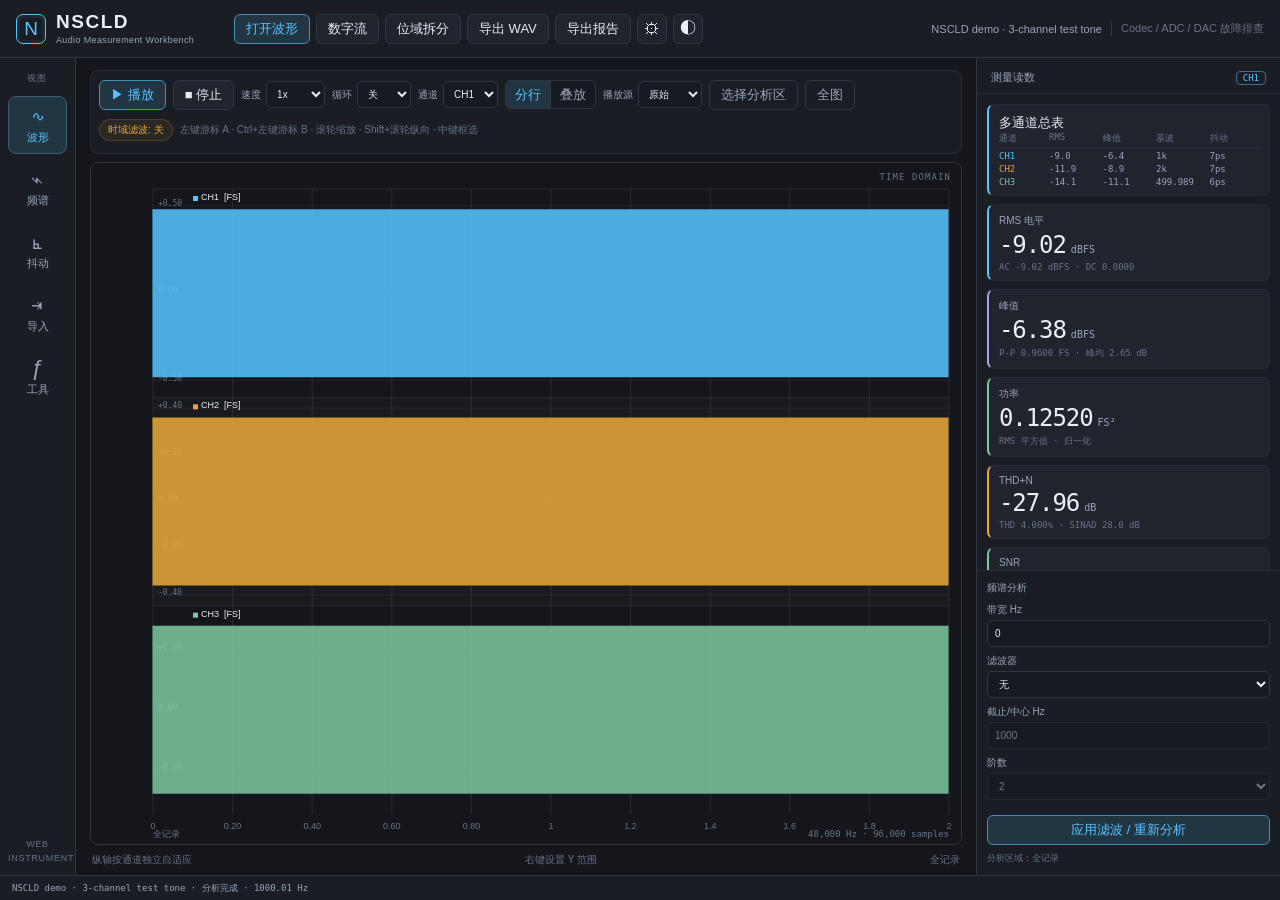
<file: index.html>
<!DOCTYPE html>
<html lang="zh-CN">
<head>
  <meta charset="UTF-8">
  <meta name="viewport" content="width=device-width, initial-scale=1.0">
  <title>NSCLD — Audio Measurement Workbench</title>
  <link rel="stylesheet" href="styles.css">
</head>
<body data-theme="dark">
  <header class="topbar">
    <div class="brand">
      <div class="brand-mark">N</div>
      <div class="brand-copy">
        <strong>NSCLD</strong>
        <span>Audio Measurement Workbench</span>
      </div>
    </div>
    <div class="top-actions">
      <button id="openBtn" class="btn primary">打开波形</button>
      <button id="digitalBtn" class="btn">数字流</button>
      <button id="bitToggleBtn" class="btn">位域拆分</button>
      <button id="exportWavBtn" class="btn">导出 WAV</button>
      <button id="exportReportBtn" class="btn">导出报告</button>
      <button id="settingsBtn" class="btn icon" title="设置">⚙</button>
      <button id="themeBtn" class="btn icon" title="切换主题">◐</button>
    </div>
    <div class="file-meta" id="fileMeta">
      <span class="meta-name">未加载信号</span>
      <span class="meta-sep"></span>
      <span>Codec / ADC / DAC 故障排查</span>
    </div>
  </header>

  <main class="shell">
    <nav class="rail" aria-label="视图导航">
      <div class="rail-label">视图</div>
      <button class="rail-item active" data-view="wave"><span class="rail-glyph">∿</span><span>波形</span></button>
      <button class="rail-item" data-view="spectrum"><span class="rail-glyph">⌁</span><span>频谱</span></button>
      <button class="rail-item" data-view="jitter"><span class="rail-glyph">⊾</span><span>抖动</span></button>
      <button class="rail-item" data-view="import"><span class="rail-glyph">⇥</span><span>导入</span></button>
      <button class="rail-item" data-view="tools"><span class="rail-glyph">ƒ</span><span>工具</span></button>
      <div class="rail-spacer"></div>
      <div class="rail-foot">Web<br>Instrument</div>
    </nav>

    <section class="workspace">
      <div class="view active" id="view-wave">
        <div class="transport">
          <div class="transport-row">
            <button id="playBtn" class="btn accent">▶ 播放</button>
            <button id="stopBtn" class="btn">■ 停止</button>
            <label class="inline-field">速度
              <select id="speedSelect">
                <option value="0.25">0.25x</option>
                <option value="0.5">0.5x</option>
                <option value="0.75">0.75x</option>
                <option value="1" selected>1x</option>
                <option value="1.5">1.5x</option>
                <option value="2">2x</option>
                <option value="4">4x</option>
              </select>
            </label>
            <label class="inline-field">循环
              <select id="loopSelect">
                <option value="off">关</option>
                <option value="once">单圈</option>
                <option value="continuous">连续</option>
              </select>
            </label>
            <label class="inline-field">通道
              <select id="channelSelect"><option>CH1</option></select>
            </label>
            <div class="segmented" id="waveLayout">
              <button data-layout="lanes" class="active">分行</button>
              <button data-layout="overlay">叠放</button>
            </div>
            <label class="inline-field">播放源
              <select id="sourceSelect"><option value="raw">原始</option><option value="filtered">滤波后</option></select>
            </label>
            <button id="selectBtn" class="btn ghost">选择分析区</button>
            <button id="resetViewBtn" class="btn ghost">全图</button>
          </div>
          <div class="transport-row secondary">
            <span id="filterInfo" class="status-chip">时域滤波: 关</span>
            <span class="hint">左键游标 A · Ctrl+左键游标 B · 滚轮缩放 · Shift+滚轮纵向 · 中键框选</span>
          </div>
        </div>
        <div class="canvas-card">
          <canvas id="waveCanvas" aria-label="时域波形"></canvas>
          <div class="canvas-badge" id="waveBadge">TIME DOMAIN</div>
          <div class="canvas-empty" id="waveEmpty">载入 WAV / FLAC / CSV，或打开内置测试信号</div>
        </div>
        <div class="view-caption">
          <span>纵轴按通道独立自适应</span>
          <span>右键设置 Y 范围</span>
          <span id="selectionInfo">全记录</span>
        </div>

        <div id="bitfieldPanel" class="bitfield-panel hidden">
          <div class="panel-head">
            <div>
              <div class="eyebrow">位域工作台</div>
              <h2>从当前瞬态波形解码字段</h2>
            </div>
            <div class="bit-meta" id="bitMeta">32-bit · 原始码字</div>
          </div>
          <div class="bit-settings">
            <label>字宽 <input id="bitWordBits" type="number" min="4" max="32" value="32"></label>
            <label>输出单位 <input id="bitUnit" type="text" value="FS"></label>
            <label class="check"><input id="bitNormalize" type="checkbox"> 全局归一化</label>
            <label class="check"><input id="bitDiagramVisible" type="checkbox" checked> 显示图解</label>
            <span class="hint">起始填实际 bit 号，31=MSB；位宽向 bit0 方向展开。</span>
          </div>
          <div class="bit-table-wrap">
            <table class="bit-table">
              <thead>
                <tr>
                  <th>名称</th><th>起始bit</th><th>位宽</th><th>符号</th><th>缩放</th><th>偏置</th><th>FullScale</th><th>单位</th><th>归一</th><th>位序</th><th>状态</th>
                </tr>
              </thead>
              <tbody id="bitFieldsBody"></tbody>
            </table>
          </div>
          <div class="bit-actions">
            <button id="bitAddRow" class="btn">+ 添加字段</button>
            <button id="bitRemoveRow" class="btn ghost">− 删除选中</button>
            <button id="bitApply" class="btn accent">应用拆分</button>
            <button id="bitRestore" class="btn">恢复原始</button>
            <span id="bitError" class="inline-error"></span>
          </div>
          <div id="bitDiagramWrap" class="bit-diagram-wrap">
            <canvas id="bitDiagram"></canvas>
          </div>
        </div>
      </div>

      <div class="view" id="view-spectrum">
        <div class="transport">
          <div class="transport-row">
            <label class="inline-field">窗函数
              <select id="windowSelect">
                <option>Hann</option><option>Blackman</option><option>Blackman-Harris</option>
                <option>Hamming</option><option>FlatTop</option><option>矩形</option>
              </select>
            </label>
            <label class="inline-field">FFT
              <select id="fftSelect">
                <option value="0">自动</option><option>4096</option><option>8192</option><option>16384</option>
                <option>32768</option><option>65536</option><option>131072</option><option>262144</option>
              </select>
            </label>
            <label class="check"><input id="averageCheck" type="checkbox" checked> Welch 平均</label>
            <label class="inline-field">加权
              <select id="weightSelect"><option value="none">无</option><option value="A">A 计权</option><option value="BS468">BS.468-4</option></select>
            </label>
            <div class="segmented" id="specLayout">
              <button data-layout="stacked" class="active">分行</button>
              <button data-layout="overlay">叠放</button>
            </div>
            <div class="segmented" id="spectrumAxis">
              <button data-axis="log" class="active">对数</button>
              <button data-axis="linear">线性</button>
            </div>
          </div>
        </div>
        <div class="canvas-card tall">
          <canvas id="spectrumCanvas" aria-label="频谱"></canvas>
          <div class="canvas-badge">FFT / WELCH</div>
          <div class="canvas-empty" id="spectrumEmpty">载入信号后计算频谱</div>
        </div>
        <div class="view-caption">
          <span id="spectrumMeta">尚未分析</span>
          <span>右键切换 Line / Log</span>
        </div>
      </div>

      <div class="view" id="view-jitter">
        <div class="transport">
          <div class="transport-row">
            <span class="status-chip" id="jitterHead">抖动分析尚未运行</span>
            <label class="check"><input id="jitterTrend" type="checkbox" checked> 周期误差趋势</label>
          </div>
        </div>
        <div class="canvas-card tall">
          <canvas id="jitterCanvas" aria-label="抖动分析"></canvas>
          <div class="canvas-badge">PERIOD JITTER</div>
          <div class="canvas-empty" id="jitterEmpty">载入周期信号以测量抖动</div>
        </div>
      </div>

      <div class="view" id="view-import">
        <div class="import-grid">
          <div class="drop-zone" id="dropZone">
            <div class="drop-icon">⇥</div>
            <h2>把信号拖进来</h2>
            <p>WAV · FLAC · AP CSV · 逻辑分析仪 CSV</p>
            <button class="btn accent" id="dropBrowseBtn">选择文件</button>
            <button class="btn" id="demoBtn">打开内置测试信号</button>
          </div>
          <div class="import-card">
            <div class="eyebrow">数字流</div>
            <h3>原始 TDM / I2S / PDM</h3>
            <div class="form-grid">
              <label>模式<select id="digitalMode"><option value="tdm">TDM / I2S</option><option value="pdm">PDM</option></select></label>
              <label>采样率 Hz<input id="digitalRate" type="number" value="48000"></label>
              <label>字宽<input id="digitalBits" type="number" value="16" min="1" max="32"></label>
              <label>slot 数<input id="digitalSlots" type="number" value="2" min="1" max="16"></label>
              <label>slot 宽<input id="digitalSlotWidth" type="number" value="16" min="1" max="64"></label>
              <label>位偏移<input id="digitalOffset" type="number" value="0" min="0"></label>
              <label>对齐<select id="digitalAlign"><option value="left">左对齐</option><option value="i2s">I2S</option></select></label>
              <label>位序<select id="digitalOrder"><option value="msb">MSB First</option><option value="lsb">LSB First</option></select></label>
              <label>符号<select id="digitalSigned"><option value="signed">有符号</option><option value="unsigned">无符号</option></select></label>
              <label>PDM 抽取<input id="digitalDecim" type="number" value="64" min="1"></label>
            </div>
            <button class="btn accent" id="digitalBrowseBtn">选择二进制文件</button>
          </div>
        </div>
      </div>

      <div class="view" id="view-tools">
        <div class="tools-grid">
          <div class="tool-card">
            <div class="eyebrow">换算</div>
            <h3>dB ↔ 比值</h3>
            <label>dB<input id="toolDb" type="number" value="0"></label>
            <output id="toolDbOut">1.000</output>
            <label>比值<input id="toolRatio" type="number" value="1" step="0.01"></label>
            <output id="toolRatioOut">0.00 dB</output>
          </div>
          <div class="tool-card">
            <div class="eyebrow">功率</div>
            <h3>Vrms → W / dBm</h3>
            <label>Vrms<input id="toolVolt" type="number" value="1" step="0.01"></label>
            <label>负载 Ω<input id="toolLoad" type="number" value="8" step="1"></label>
            <output id="toolPowerOut">0.125 W · 20.97 dBm</output>
          </div>
          <div class="tool-card">
            <div class="eyebrow">FFT 规划</div>
            <h3>分辨率计算</h3>
            <label>采样率<input id="toolFs" type="number" value="48000"></label>
            <label>FFT 点数<input id="toolN" type="number" value="32768"></label>
            <output id="toolFftOut">Δf = 1.465 Hz · 时长 682.7 ms</output>
          </div>
        </div>
      </div>
    </section>

    <aside class="sidebar">
      <div class="sidebar-head">
        <span>测量读数</span>
        <span id="activeChannel" class="channel-badge">CH1</span>
      </div>
      <div class="cards" id="cards">
        <section class="reading-card accent-cyan" id="cardSummary" hidden>
          <div class="card-caption">多通道总表</div>
          <div id="summaryRows" class="summary-rows"></div>
        </section>
        <section class="reading-card accent-cyan">
          <div class="card-label">RMS 电平</div>
          <div class="reading"><span id="rmsValue">—</span><span id="rmsUnit" class="reading-unit">dBFS</span></div>
          <div class="card-sub" id="rmsSub">等待信号</div>
        </section>
        <section class="reading-card accent-violet">
          <div class="card-label">峰值</div>
          <div class="reading"><span id="peakValue">—</span><span id="peakUnit" class="reading-unit">dBFS</span></div>
          <div class="card-sub" id="peakSub">等待信号</div>
        </section>
        <section class="reading-card accent-green">
          <div class="card-label">功率</div>
          <div class="reading"><span id="powerValue">—</span><span id="powerUnit" class="reading-unit"></span></div>
          <div class="card-sub" id="powerSub">伏特单位信号可计算</div>
        </section>
        <section class="reading-card accent-amber">
          <div class="card-label">THD+N</div>
          <div class="reading"><span id="thdValue">—</span><span class="reading-unit">dB</span></div>
          <div class="card-sub" id="thdSub">等待频谱</div>
        </section>
        <section class="reading-card accent-green">
          <div class="card-label">SNR</div>
          <div class="reading"><span id="snrValue">—</span><span class="reading-unit">dB</span></div>
          <div class="card-sub" id="snrSub">等待频谱</div>
        </section>
        <section class="reading-card accent-cyan">
          <div class="card-label">基波</div>
          <div class="reading"><span id="freqValue">—</span><span id="freqUnit" class="reading-unit">Hz</span></div>
          <div class="card-sub" id="freqSub">FFT 谱峰</div>
        </section>
        <section class="reading-card accent-amber">
          <div class="card-label">周期抖动</div>
          <div class="reading"><span id="jitterValue">—</span><span class="reading-unit">ps</span></div>
          <div class="card-sub" id="jitterSub">等待抖动分析</div>
        </section>
      </div>
      <div class="sidebar-section">
        <div class="sidebar-title">频谱分析</div>
        <div class="sidebar-controls">
          <label>带宽 Hz<input id="bandwidthInput" type="number" value="0" min="0"></label>
          <label>滤波器<select id="filterKind"><option value="none">无</option><option value="A">A-weight</option><option value="BS468">ITU-R BS.468-4</option><option value="lowpass">低通</option><option value="highpass">高通</option><option value="bandpass">带通</option><option value="notch">带阻</option></select></label>
          <label>截止/中心 Hz<input id="filterCutoff" type="number" value="1000"></label>
          <label>阶数<select id="filterOrder"><option>1</option><option selected>2</option><option>4</option></select></label>
          <button id="reanalyzeBtn" class="btn accent wide">应用滤波 / 重新分析</button>
        </div>
        <div class="analysis-foot" id="analysisFoot">分析区域：全记录</div>
      </div>
    </aside>
  </main>

  <footer class="statusbar">
    <span id="statusInfo">NSCLD ready · Web instrument</span>
    <span class="status-hover" id="statusHover"></span>
  </footer>

  <input id="fileInput" type="file" accept=".wav,.flac,.csv,.txt,.bin,.dat,.pdm,audio/*" hidden>
  <input id="digitalInput" type="file" accept=".bin,.dat,.raw,.pdm,.csv,.txt" hidden>

  <div class="modal hidden" id="settingsModal">
    <div class="modal-card">
      <div class="modal-head"><div><div class="eyebrow">NSCLD settings</div><h2>工作台设置</h2></div><button class="icon-btn" data-close="settingsModal">×</button></div>
      <div class="settings-grid">
        <label>界面主题<select id="settingTheme"><option value="dark">暗色仪器</option><option value="light">亮色仪器</option></select></label>
        <label>频谱布局<select id="settingLayout"><option value="stacked">分行</option><option value="overlay">叠放</option></select></label>
        <label>X 轴<select id="settingAxis"><option value="log">对数</option><option value="linear">线性</option></select></label>
        <label>默认循环<select id="settingLoop"><option value="off">关</option><option value="once">单圈</option><option value="continuous">连续</option></select></label>
        <label>默认倍速<select id="settingSpeed"><option value="0.25">0.25x</option><option value="0.5">0.5x</option><option value="0.75">0.75x</option><option value="1">1x</option><option value="1.5">1.5x</option><option value="2">2x</option><option value="4">4x</option></select></label>
      </div>
      <div class="modal-actions">
        <button id="exportSettingsBtn" class="btn">导出设置</button>
        <button id="importSettingsBtn" class="btn">导入设置</button>
        <span class="spacer"></span>
        <button class="btn" data-close="settingsModal">取消</button>
        <button id="saveSettingsBtn" class="btn accent">应用</button>
      </div>
    </div>
  </div>

  <div class="modal hidden" id="axisModal">
    <div class="modal-card small">
      <div class="modal-head"><div><div class="eyebrow">Y axis</div><h2 id="axisTitle">固定 Y 范围</h2></div><button class="icon-btn" data-close="axisModal">×</button></div>
      <div class="settings-grid">
        <label>最小值<input id="axisMin" type="number" step="any"></label>
        <label>最大值<input id="axisMax" type="number" step="any"></label>
      </div>
      <div class="modal-actions"><span class="spacer"></span><button class="btn" data-close="axisModal">取消</button><button id="axisApply" class="btn accent">应用</button></div>
    </div>
  </div>

  <div id="contextMenu" class="context-menu hidden"></div>
  <input id="settingsFileInput" type="file" accept=".json,.nscldcfg,.txt" hidden>
  <script src="js/dsp.js"></script>
  <script src="js/formats.js"></script>
  <script src="js/plots.js"></script>
  <script src="js/bitfield.js"></script>
  <script src="js/app.js"></script>
</body>
</html>
</file>
<file: styles.css>
:root {
  color-scheme: dark;
  --bg: #14161b;
  --panel: #1a1d24;
  --panel-2: #1f232c;
  --card: #20242d;
  --card-hi: #262b36;
  --input: #171a21;
  --line: #303744;
  --line-soft: #272d38;
  --text: #e9edf5;
  --muted: #9aa5b8;
  --dim: #687386;
  --accent: #56c4ff;
  --accent-soft: rgba(86, 196, 255, .14);
  --amber: #e8a838;
  --green: #7ec8a0;
  --violet: #b09ee8;
  --rose: #e89ab8;
  --danger: #ff7d7d;
  --grid: rgba(160, 178, 204, .12);
  --shadow: 0 18px 50px rgba(0, 0, 0, .28);
  --radius: 8px;
  --font: "Segoe UI Variable Text", "Segoe UI", "Microsoft YaHei UI", sans-serif;
  --display: Bahnschrift, "Segoe UI Variable Display", "Microsoft YaHei UI", sans-serif;
  --mono: "Cascadia Mono", Consolas, "Microsoft YaHei UI", monospace;
}

body[data-theme="light"] {
  color-scheme: light;
  --bg: #edf1f6;
  --panel: #e4eaf1;
  --panel-2: #f4f7fa;
  --card: #ffffff;
  --card-hi: #f7fafc;
  --input: #ffffff;
  --line: #c7d1de;
  --line-soft: #dce4ee;
  --text: #2d3142;
  --muted: #4a4f65;
  --dim: #6b7488;
  --accent: #0077b6;
  --accent-soft: rgba(0, 119, 182, .1);
  --amber: #a86700;
  --green: #167a5b;
  --violet: #6d57c8;
  --rose: #a84770;
  --danger: #b83333;
  --grid: rgba(61, 83, 110, .16);
  --shadow: 0 16px 36px rgba(30, 48, 70, .12);
}

* { box-sizing: border-box; }
html, body { height: 100%; margin: 0; }
body {
  background: var(--bg);
  color: var(--text);
  font-family: var(--font);
  font-size: 13px;
  overflow: hidden;
  transition: background .18s ease, color .18s ease;
}
button, input, select { font: inherit; }
button { color: inherit; }
button:focus-visible, input:focus-visible, select:focus-visible {
  outline: 2px solid var(--accent);
  outline-offset: 1px;
}
.hidden { display: none !important; }
.spacer { flex: 1; }

.topbar {
  height: 58px;
  display: flex;
  align-items: center;
  gap: 18px;
  padding: 0 16px;
  background: var(--panel);
  border-bottom: 1px solid var(--line);
  position: relative;
  z-index: 20;
}
.brand { display: flex; align-items: center; min-width: 200px; gap: 10px; }
.brand-mark {
  width: 30px; height: 30px; display: grid; place-items: center;
  border: 1px solid var(--accent);
  border-radius: 7px;
  color: var(--accent);
  font-family: var(--display);
  font-size: 19px;
  line-height: 1;
  box-shadow: inset 0 0 0 3px rgba(86, 196, 255, .06);
}
.brand-copy { display: flex; flex-direction: column; line-height: 1.05; }
.brand-copy strong {
  font-family: var(--display);
  font-size: 19px;
  letter-spacing: .08em;
  font-weight: 600;
}
.brand-copy span { color: var(--muted); font-size: 9px; letter-spacing: .04em; margin-top: 4px; }
.top-actions { display: flex; gap: 6px; align-items: center; flex-wrap: nowrap; overflow-x: auto; }
.file-meta {
  margin-left: auto; display: flex; align-items: center; gap: 9px;
  color: var(--dim); font-size: 11px; white-space: nowrap; overflow: hidden;
}
.file-meta .meta-name { color: var(--muted); max-width: 240px; overflow: hidden; text-overflow: ellipsis; }
.meta-sep { width: 1px; height: 15px; background: var(--line); }

.btn {
  height: 30px;
  padding: 0 11px;
  border: 1px solid var(--line);
  border-radius: 6px;
  background: var(--card);
  color: var(--text);
  cursor: pointer;
  transition: border-color .15s ease, background .15s ease, color .15s ease;
  white-space: nowrap;
}
.btn:hover { border-color: var(--accent); background: var(--card-hi); }
.btn.primary, .btn.accent {
  color: var(--accent);
  border-color: color-mix(in srgb, var(--accent) 60%, var(--line));
  background: var(--accent-soft);
}
.btn.primary:hover, .btn.accent:hover { background: color-mix(in srgb, var(--accent) 20%, transparent); }
.btn.ghost { background: transparent; color: var(--muted); }
.btn.ghost:hover { color: var(--text); }
.btn.icon { width: 30px; padding: 0; font-size: 16px; }
.btn.wide { width: 100%; margin-top: 8px; }
.icon-btn {
  border: 0; background: transparent; color: var(--muted);
  width: 30px; height: 30px; border-radius: 5px; cursor: pointer; font-size: 20px;
}
.icon-btn:hover { background: var(--card-hi); color: var(--text); }

.shell {
  height: calc(100vh - 58px - 25px);
  display: grid;
  grid-template-columns: 76px minmax(0, 1fr) 304px;
  min-height: 0;
}
.rail {
  background: var(--panel);
  border-right: 1px solid var(--line);
  padding: 14px 8px 10px;
  display: flex; flex-direction: column; gap: 5px;
}
.rail-label, .rail-foot {
  color: var(--dim); font-size: 9px; letter-spacing: .12em; text-align: center;
  text-transform: uppercase;
}
.rail-label { margin-bottom: 6px; }
.rail-foot { margin-top: auto; line-height: 1.5; letter-spacing: .08em; }
.rail-spacer { flex: 1; }
.rail-item {
  height: 58px; border: 1px solid transparent; border-radius: 8px;
  background: transparent; color: var(--muted); display: flex; flex-direction: column;
  align-items: center; justify-content: center; gap: 3px; font-size: 11px; cursor: pointer;
  transition: .15s ease;
}
.rail-item:hover { color: var(--text); background: var(--card); }
.rail-item.active {
  color: var(--accent);
  border-color: color-mix(in srgb, var(--accent) 28%, var(--line));
  background: var(--accent-soft);
}
.rail-glyph { font-family: var(--display); font-size: 22px; line-height: 1; }

.workspace { min-width: 0; min-height: 0; background: var(--bg); position: relative; }
.view { display: none; height: 100%; padding: 12px 14px 8px; min-height: 0; }
.view.active { display: flex; flex-direction: column; gap: 8px; }
.transport {
  border: 1px solid var(--line-soft);
  background: var(--panel);
  border-radius: var(--radius);
  padding: 8px;
  flex: 0 0 auto;
}
.transport-row { display: flex; align-items: center; gap: 7px; flex-wrap: wrap; min-height: 31px; }
.transport-row.secondary { margin-top: 4px; color: var(--dim); font-size: 10px; }
.inline-field { color: var(--muted); font-size: 10px; display: inline-flex; align-items: center; gap: 5px; }
.inline-field select, .inline-field input {
  height: 27px; color: var(--text); background: var(--input);
  border: 1px solid var(--line); border-radius: 5px; padding: 0 6px;
}
.hint { color: var(--dim); font-size: 10px; }
.status-chip {
  display: inline-flex; align-items: center; height: 22px; padding: 0 8px;
  color: var(--amber); background: rgba(232, 168, 56, .08);
  border: 1px solid rgba(232, 168, 56, .18); border-radius: 999px; font-size: 10px;
}
.segmented { display: flex; border: 1px solid var(--line); border-radius: 6px; overflow: hidden; }
.segmented button {
  height: 27px; border: 0; background: var(--input); color: var(--muted); padding: 0 9px;
  cursor: pointer; border-right: 1px solid var(--line);
}
.segmented button:last-child { border-right: 0; }
.segmented button.active { color: var(--accent); background: var(--accent-soft); }

.canvas-card {
  flex: 1 1 auto; min-height: 140px; position: relative;
  border: 1px solid var(--line); border-radius: var(--radius);
  background: var(--panel);
  overflow: hidden;
}
.canvas-card.tall { min-height: 300px; }
.canvas-card canvas { position: absolute; inset: 0; width: 100%; height: 100%; display: block; }
.canvas-badge {
  position: absolute; right: 10px; top: 9px; color: var(--dim); font-family: var(--mono);
  font-size: 9px; letter-spacing: .12em; pointer-events: none;
}
.canvas-empty {
  position: absolute; inset: 0; display: grid; place-items: center;
  color: var(--dim); font-size: 14px; pointer-events: none;
}
.view-caption {
  flex: 0 0 auto; display: flex; justify-content: space-between; gap: 12px;
  color: var(--dim); font-size: 10px; padding: 0 2px;
}

.sidebar {
  background: var(--panel); border-left: 1px solid var(--line);
  min-width: 0; display: flex; flex-direction: column; min-height: 0;
}
.sidebar-head {
  flex: 0 0 auto; padding: 12px 14px 8px; color: var(--muted); font-size: 11px;
  display: flex; justify-content: space-between; align-items: center;
  border-bottom: 1px solid var(--line-soft);
}
.channel-badge {
  color: var(--accent); border: 1px solid color-mix(in srgb, var(--accent) 40%, var(--line));
  border-radius: 4px; padding: 1px 6px; font-family: var(--mono); font-size: 9px;
}
.cards { flex: 1 1 auto; overflow-y: auto; padding: 10px; display: flex; flex-direction: column; gap: 8px; }
.reading-card {
  border: 1px solid var(--line-soft); border-left: 2px solid var(--accent);
  border-radius: 7px; padding: 9px 10px 8px; background: var(--card); min-height: 74px;
  flex: 0 0 auto;
}
.reading-card.accent-cyan { border-left-color: var(--accent); }
.reading-card.accent-violet { border-left-color: var(--violet); }
.reading-card.accent-green { border-left-color: var(--green); }
.reading-card.accent-amber { border-left-color: var(--amber); }
.card-label { color: var(--muted); font-size: 10px; margin-bottom: 3px; }
.reading { display: flex; align-items: baseline; gap: 5px; min-height: 31px; }
.reading > span:first-child {
  font-family: var(--mono); font-size: 24px; letter-spacing: -.045em; color: var(--text);
}
.reading-unit { color: var(--muted); font-family: var(--mono); font-size: 10px; }
.card-sub { color: var(--dim); font-family: var(--mono); font-size: 9px; white-space: nowrap; overflow: hidden; text-overflow: ellipsis; }
#cardSummary { min-height: 92px; }
.summary-rows { font-family: var(--mono); font-size: 9px; color: var(--muted); display: grid; gap: 3px; }
.summary-row { display: grid; grid-template-columns: 46px repeat(4, 1fr); gap: 4px; white-space: nowrap; }
.summary-row.head { color: var(--dim); border-bottom: 1px solid var(--line-soft); padding-bottom: 2px; }
.sidebar-section { flex: 0 0 auto; padding: 10px; border-top: 1px solid var(--line-soft); }
.sidebar-title { color: var(--muted); font-size: 10px; margin-bottom: 8px; }
.sidebar-controls { display: grid; gap: 7px; }
.sidebar-controls label, .settings-grid label { color: var(--muted); font-size: 10px; display: grid; gap: 3px; }
.sidebar-controls input, .sidebar-controls select,
.settings-grid input, .settings-grid select,
.form-grid input, .form-grid select, .form-grid select {
  width: 100%; height: 27px; border: 1px solid var(--line); border-radius: 5px;
  color: var(--text); background: var(--input); padding: 0 7px;
}
.sidebar-controls input:disabled, .sidebar-controls select:disabled {
  opacity: .42; cursor: not-allowed;
}
.analysis-foot { color: var(--dim); font-size: 9px; margin-top: 7px; font-family: var(--mono); }

.statusbar {
  height: 25px; display: flex; align-items: center; justify-content: space-between;
  border-top: 1px solid var(--line); background: var(--panel); padding: 0 12px;
  color: var(--muted); font-size: 9px; font-family: var(--mono); gap: 12px;
  white-space: nowrap; overflow: hidden;
}
.status-hover { color: var(--accent); text-align: right; overflow: hidden; text-overflow: ellipsis; }

.bitfield-panel {
  flex: 0 0 auto; border: 1px solid var(--line); border-radius: var(--radius);
  background: var(--panel); padding: 9px; display: flex; flex-direction: column; gap: 7px;
  max-height: 52vh; overflow: auto;
  animation: rise .16s ease-out;
}
@keyframes rise { from { opacity: 0; transform: translateY(4px); } }
.panel-head { display: flex; justify-content: space-between; align-items: flex-start; gap: 10px; }
.eyebrow { color: var(--dim); font-size: 9px; letter-spacing: .08em; }
.panel-head h2, .modal-head h2, .import-card h3, .tool-card h3 {
  margin: 2px 0 0; font-family: var(--display); font-weight: 600; letter-spacing: .02em;
}
.panel-head h2 { font-size: 17px; }
.bit-meta { color: var(--muted); font-family: var(--mono); font-size: 9px; }
.bit-settings { display: flex; flex-wrap: wrap; align-items: center; gap: 8px; color: var(--muted); font-size: 10px; }
.bit-settings input[type="number"], .bit-settings input[type="text"] {
  height: 25px; width: 66px; color: var(--text); background: var(--input);
  border: 1px solid var(--line); border-radius: 5px; padding: 0 5px;
}
.check { display: inline-flex; align-items: center; gap: 5px; color: var(--muted); }
.bit-table-wrap { border: 1px solid var(--line); border-radius: 6px; overflow: auto; max-height: 165px; }
.bit-table { width: 100%; border-collapse: collapse; font-size: 10px; min-width: 820px; }
.bit-table th {
  text-align: left; color: var(--dim); font-weight: 500; background: var(--panel-2);
  padding: 5px 5px; border-bottom: 1px solid var(--line); white-space: nowrap;
}
.bit-table td { padding: 3px 4px; border-bottom: 1px solid var(--line-soft); color: var(--text); }
.bit-table tr:last-child td { border-bottom: 0; }
.bit-table tr.overlap td { background: rgba(232, 168, 56, .11); }
.bit-table input[type="text"], .bit-table input[type="number"], .bit-table select {
  width: 100%; height: 24px; color: var(--text); background: var(--input);
  border: 1px solid var(--line); border-radius: 4px; padding: 0 4px;
}
.bit-table input[type="checkbox"] { accent-color: var(--accent); }
.bit-table .overlap-badge { color: var(--amber); white-space: nowrap; }
.bit-actions { display: flex; flex-wrap: wrap; align-items: center; gap: 6px; }
.inline-error { color: var(--danger); font-size: 10px; }
.bit-diagram-wrap { height: 112px; border: 1px solid var(--line); border-radius: 6px; overflow: hidden; }
.bit-diagram-wrap canvas { width: 100%; height: 100%; display: block; }

.modal {
  position: fixed; inset: 0; z-index: 60; background: rgba(7, 9, 13, .62);
  display: grid; place-items: center; padding: 20px; backdrop-filter: blur(3px);
}
.modal-card {
  width: min(640px, 96vw); background: var(--panel); border: 1px solid var(--line);
  border-radius: 10px; box-shadow: var(--shadow); padding: 16px;
}
.modal-card.small { width: min(380px, 94vw); }
.modal-head { display: flex; justify-content: space-between; align-items: flex-start; margin-bottom: 14px; }
.modal-head h2 { font-size: 20px; }
.settings-grid { display: grid; grid-template-columns: 1fr 1fr; gap: 12px; }
.modal-actions { display: flex; align-items: center; gap: 7px; margin-top: 16px; }

.context-menu {
  position: fixed; z-index: 80; min-width: 200px; background: var(--card);
  border: 1px solid var(--line); border-radius: 7px; box-shadow: var(--shadow); padding: 4px;
}
.context-menu button {
  width: 100%; text-align: left; border: 0; background: transparent; color: var(--text);
  padding: 7px 9px; border-radius: 4px; cursor: pointer;
}
.context-menu button:hover { background: var(--card-hi); color: var(--accent); }
.context-menu .menu-note { padding: 6px 9px 3px; color: var(--dim); font-size: 9px; }

.import-grid { display: grid; grid-template-columns: 1.2fr 1fr; gap: 12px; min-height: 0; }
.drop-zone, .import-card, .tool-card {
  border: 1px solid var(--line); border-radius: var(--radius); background: var(--panel); padding: 20px;
}
.drop-zone {
  display: flex; flex-direction: column; align-items: center; justify-content: center; gap: 9px;
  border-style: dashed; text-align: center; min-height: 360px;
  transition: border-color .15s ease, background .15s ease;
}
.drop-zone.dragover { border-color: var(--accent); background: var(--accent-soft); }
.drop-icon { font-size: 32px; color: var(--accent); font-family: var(--display); }
.drop-zone h2 { margin: 0; font-family: var(--display); font-size: 24px; }
.drop-zone p { margin: 0 0 8px; color: var(--muted); }
.import-card h3 { font-size: 18px; margin-bottom: 12px; }
.form-grid { display: grid; grid-template-columns: 1fr 1fr; gap: 9px; margin-bottom: 12px; }
.tools-grid { display: grid; grid-template-columns: repeat(3, minmax(0, 1fr)); gap: 12px; align-content: start; }
.tool-card { display: flex; flex-direction: column; gap: 8px; }
.tool-card h3 { font-size: 18px; margin-bottom: 3px; }
.tool-card label { color: var(--muted); font-size: 10px; display: grid; gap: 4px; }
.tool-card input {
  height: 28px; color: var(--text); background: var(--input); border: 1px solid var(--line);
  border-radius: 5px; padding: 0 7px;
}
.tool-card output { color: var(--accent); font-family: var(--mono); font-size: 12px; padding-top: 4px; }

@media (max-width: 1180px) {
  .shell { grid-template-columns: 68px minmax(0, 1fr) 270px; }
  .file-meta { display: none; }
  .top-actions { margin-left: auto; }
  .transport-row.secondary .hint { display: none; }
  .bit-settings .hint { display: none; }
}
@media (max-width: 900px) {
  body { overflow: auto; }
  .topbar { height: auto; min-height: 58px; flex-wrap: wrap; padding: 8px 10px; }
  .brand { min-width: 150px; flex: 1 1 auto; }
  .top-actions { width: 100%; margin-left: 0; flex-wrap: wrap; overflow: visible; }
  .file-meta { display: none; }
  .shell {
    height: auto; min-height: calc(100vh - 100px);
    grid-template-columns: 1fr;
  }
  .rail { flex-direction: row; padding: 6px; border-right: 0; border-bottom: 1px solid var(--line); overflow-x: auto; }
  .rail-label, .rail-foot, .rail-spacer { display: none; }
  .rail-item { min-width: 64px; height: 48px; }
  .workspace { min-height: 720px; }
  .sidebar { border-left: 0; border-top: 1px solid var(--line); max-height: 420px; }
  .view { min-height: 680px; }
  .import-grid, .tools-grid { grid-template-columns: 1fr; }
  .bitfield-panel { max-height: none; }
}
@media (prefers-reduced-motion: reduce) {
  * { animation: none !important; transition: none !important; }
}
</file>
